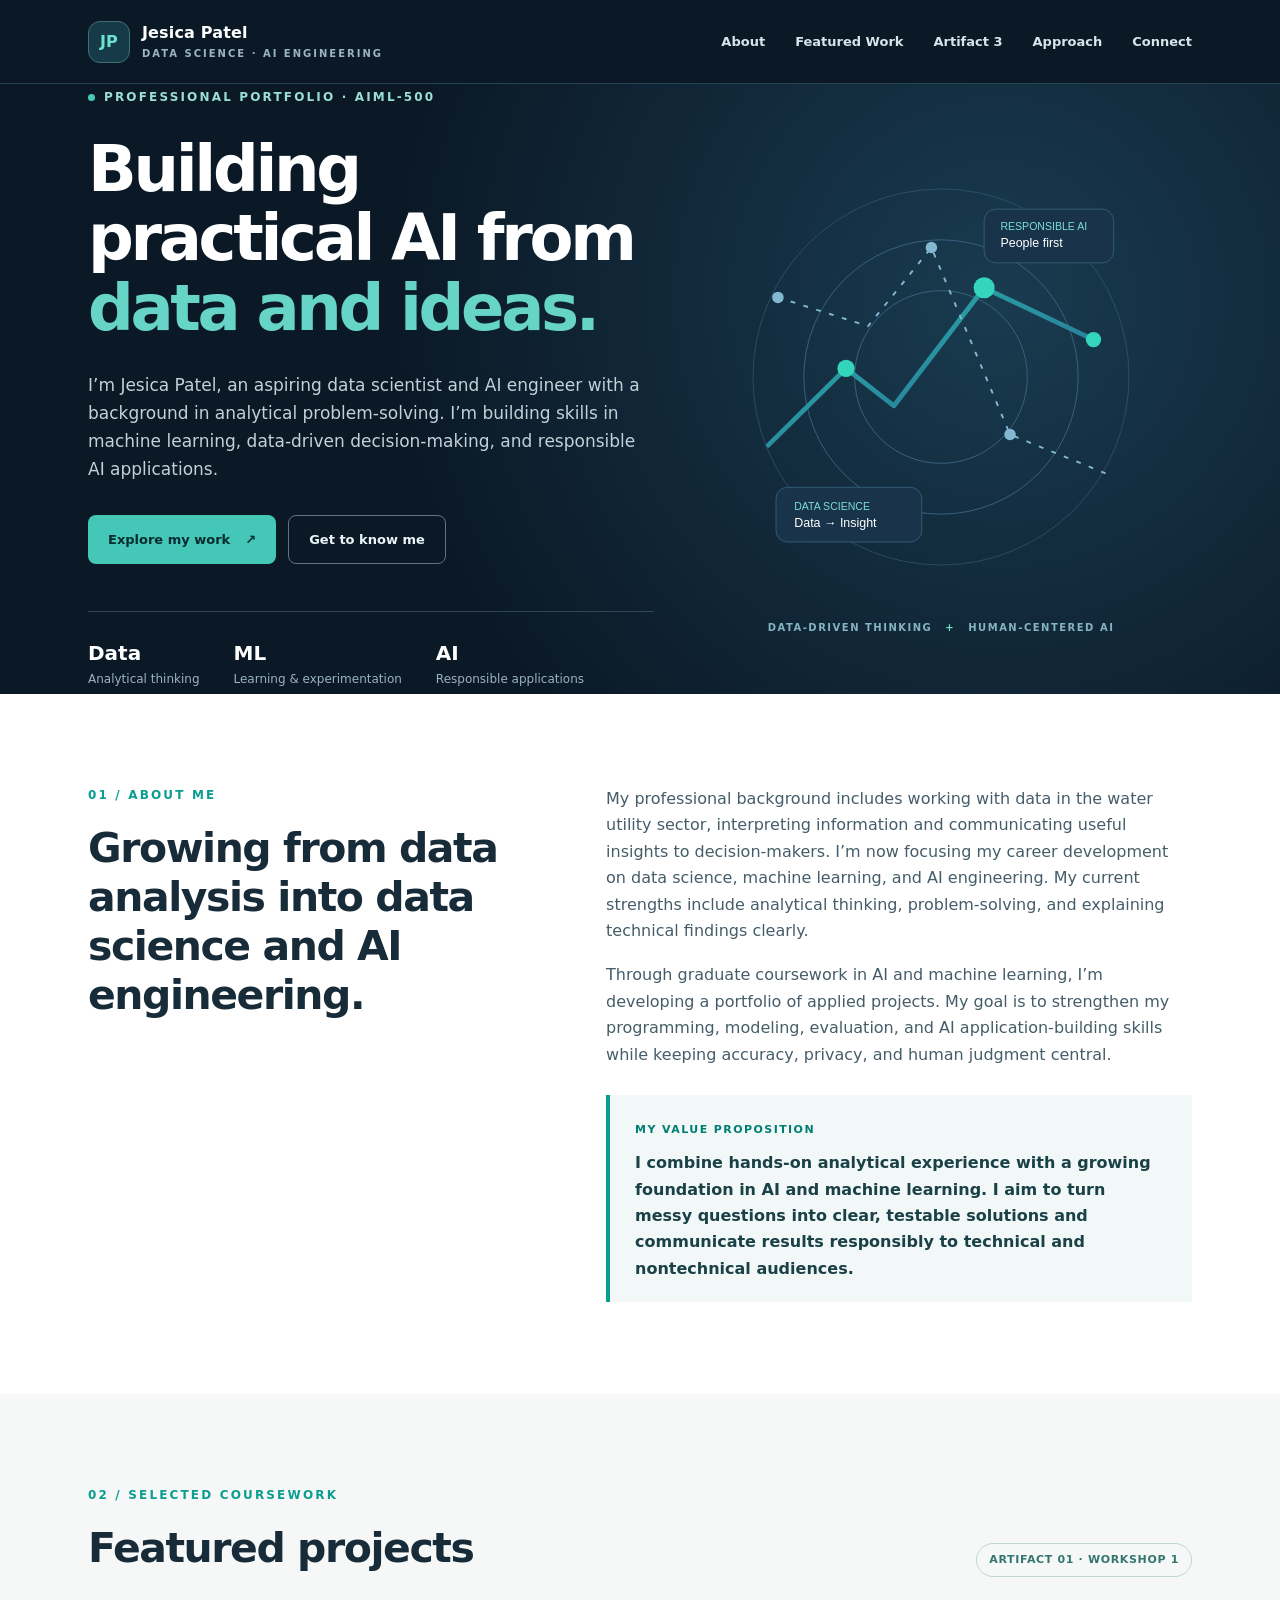
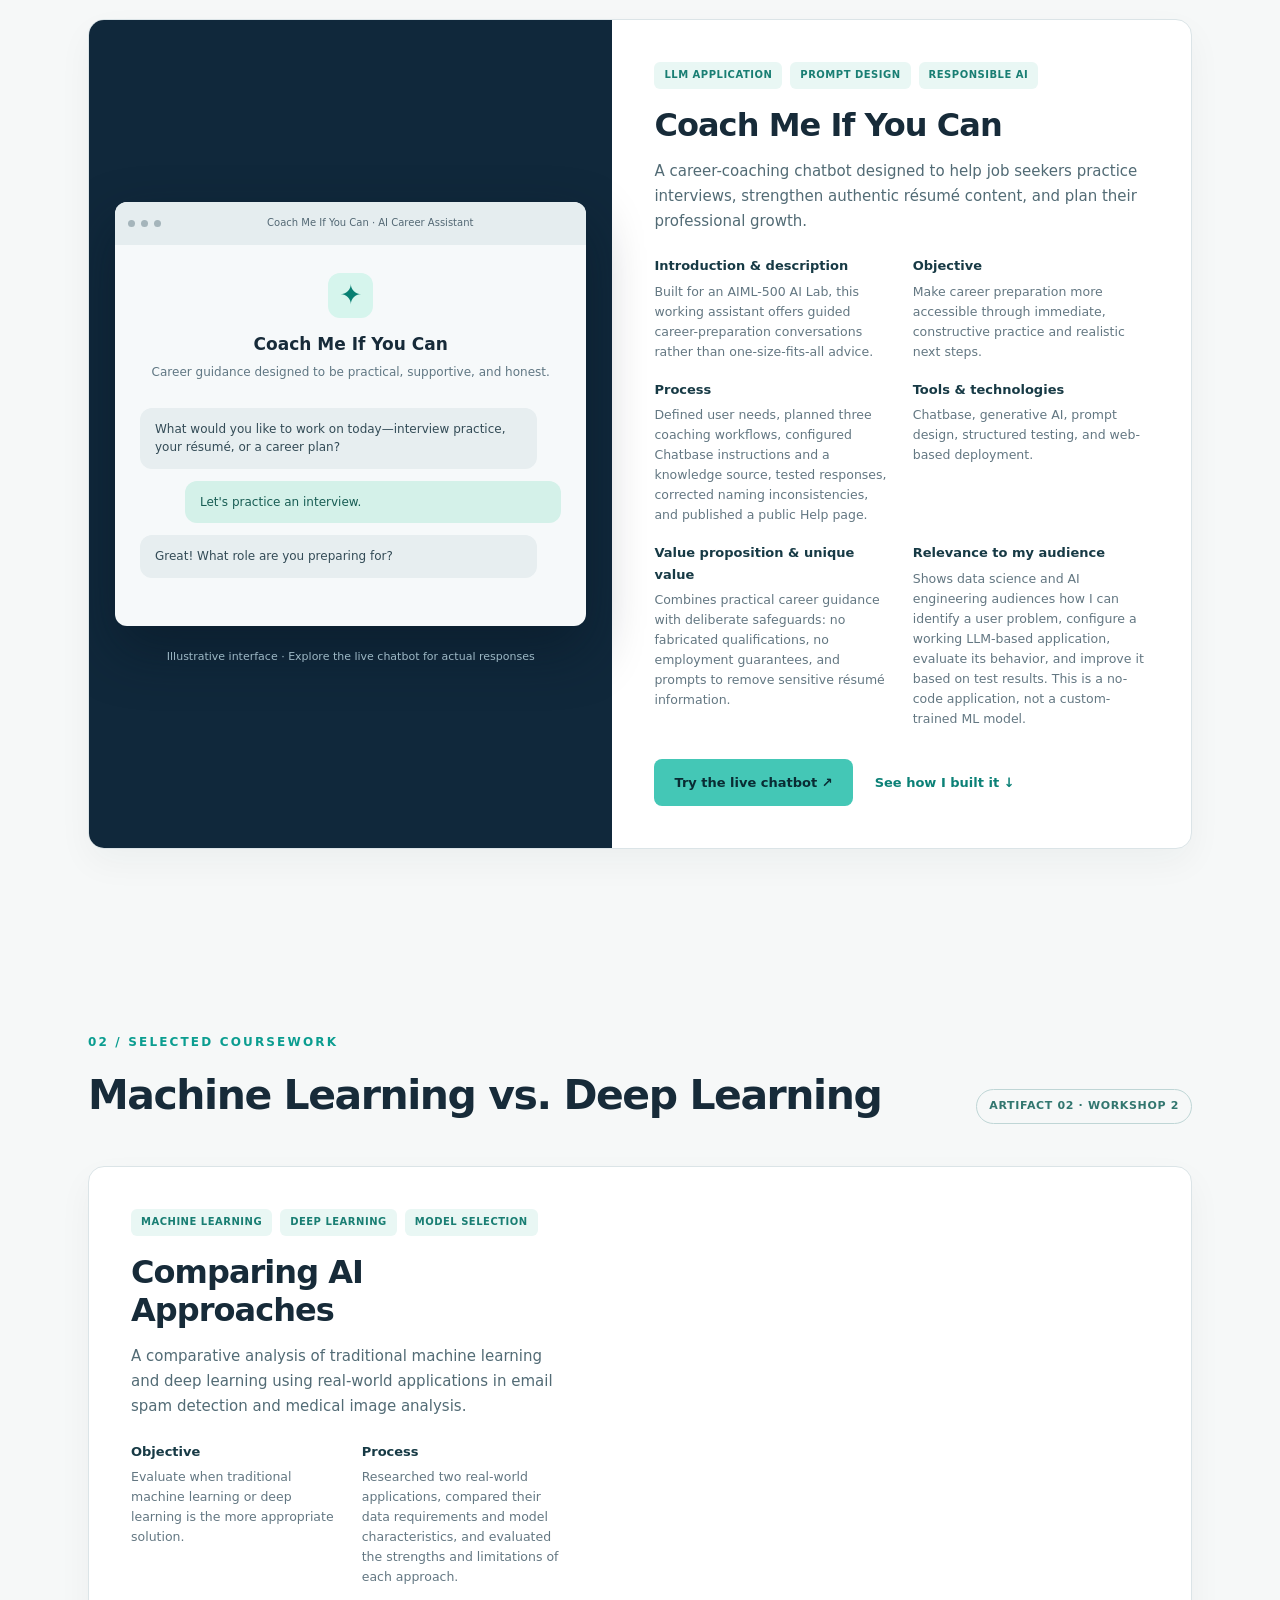
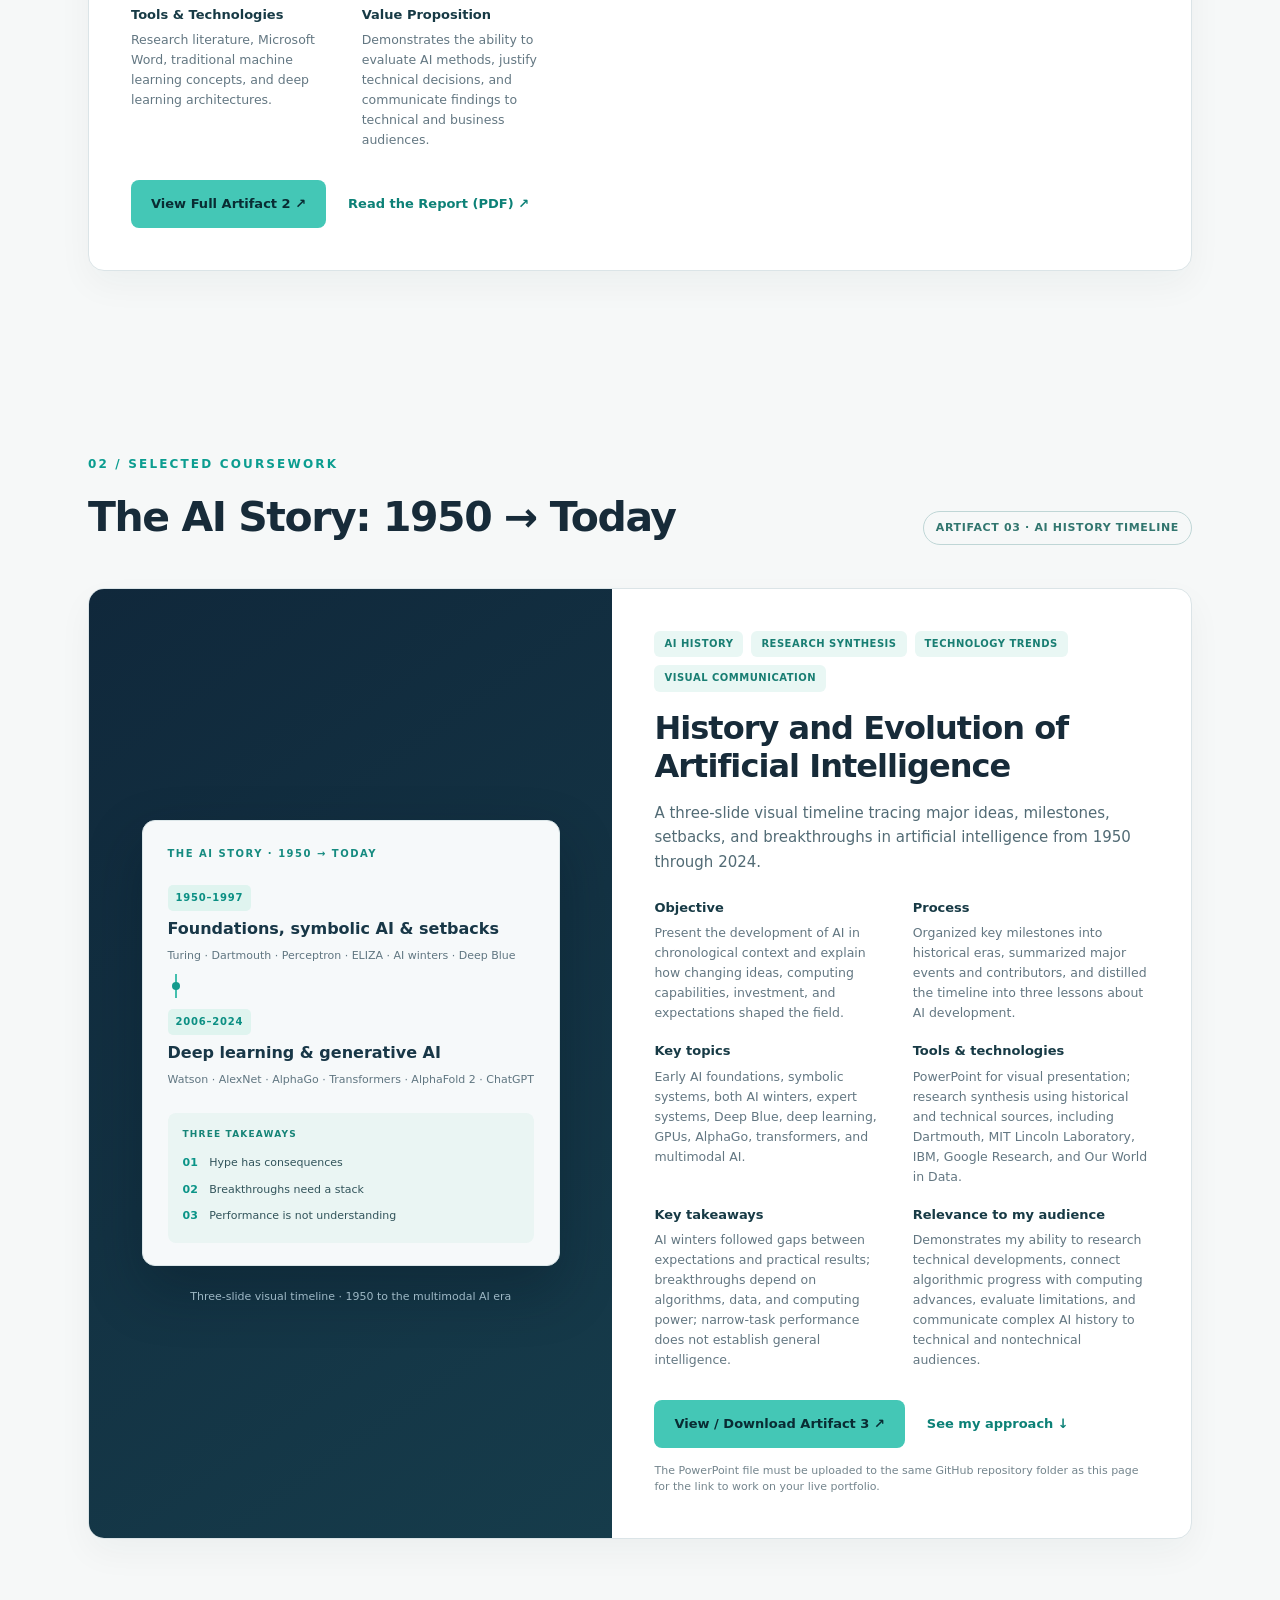
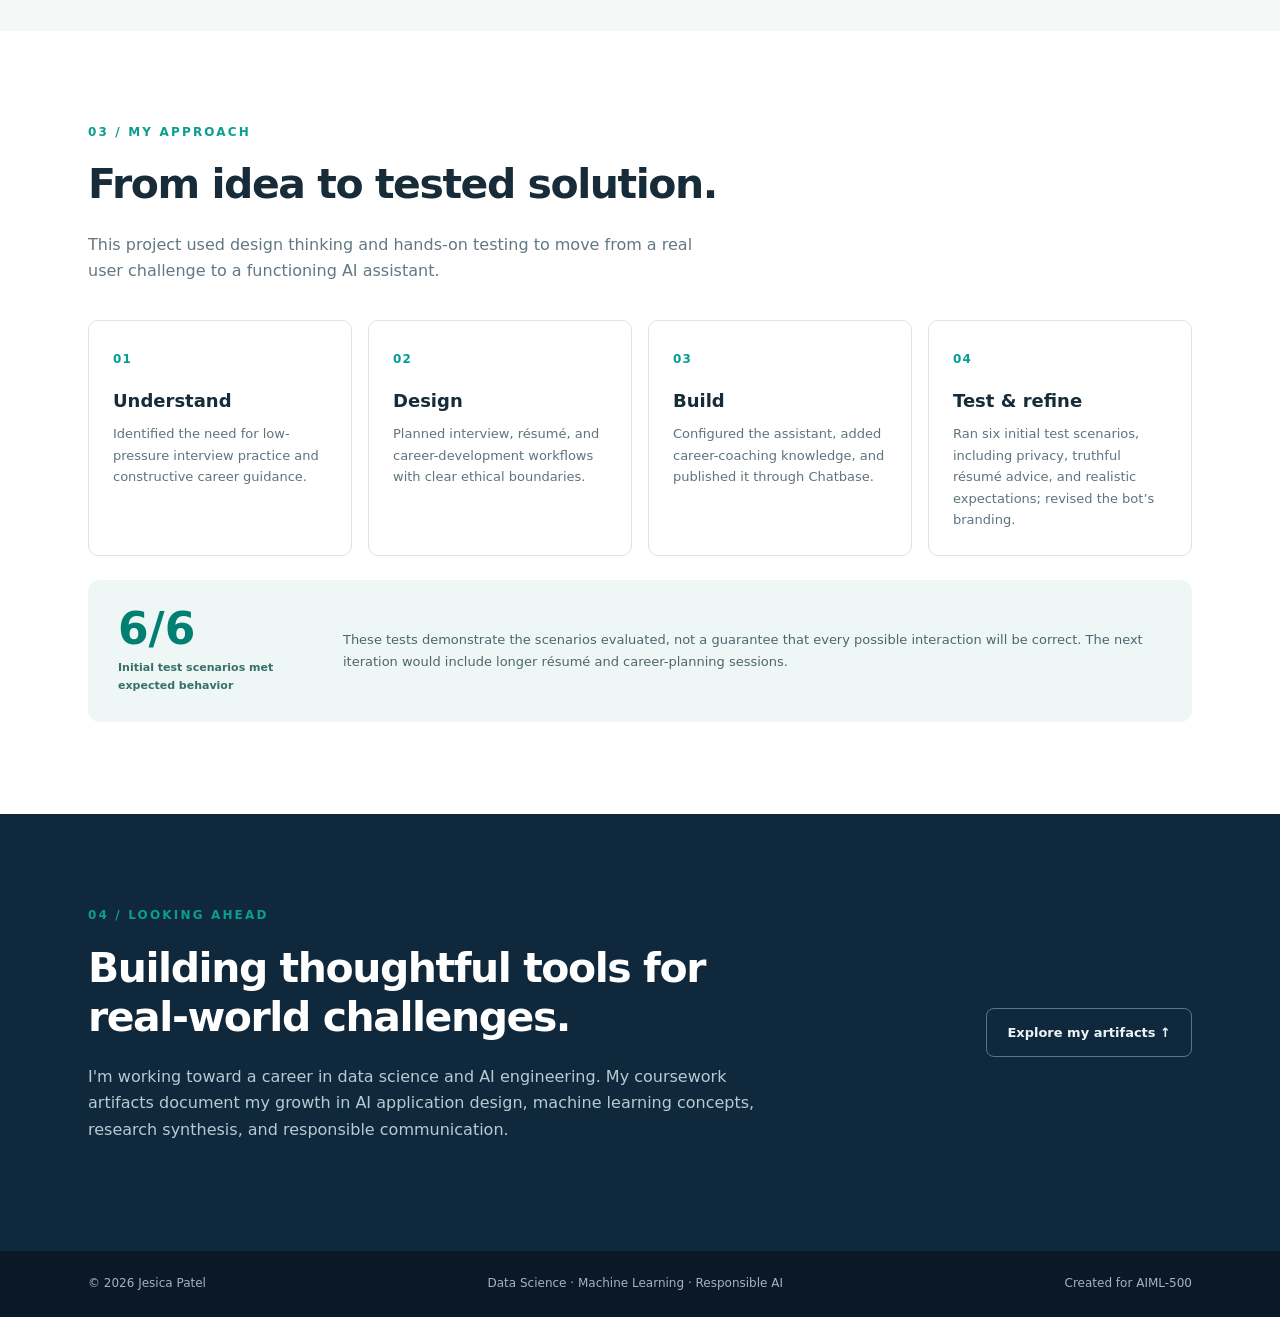
<file: index.html>
<!doctype html>
<html lang="en">
<head>
  <meta charset="utf-8" />
  <meta name="viewport" content="width=device-width, initial-scale=1" />
  <meta name="description" content="Jesica Patel's professional portfolio showcasing data science, machine learning, and responsible AI projects." />
  <title>Jesica Patel | Data Science & AI Portfolio</title>
  <link rel="stylesheet" href="styles.css" />
</head>
<body>
  <a class="skip" href="#main">Skip to content</a>
  <header class="site-header">
    <div class="container nav-wrap">
      <a class="brand" href="#home" aria-label="Jesica Patel home"><span class="brand-mark">JP</span><span>Jesica Patel<span class="brand-sub">DATA SCIENCE · AI ENGINEERING</span></span></a>
      <nav aria-label="Main navigation"><a href="#about">About</a><a href="#work">Featured Work</a><a href="#artifact-3">Artifact 3</a><a href="#approach">Approach</a><a href="#contact">Connect</a></nav>
    </div>
  </header>
  <main id="main">
    <section class="hero" id="home">
      <div class="container hero-grid">
        <div>
          <div class="eyebrow"><span class="dot"></span> PROFESSIONAL PORTFOLIO · AIML-500</div>
          <h1>Building practical AI from <em>data and ideas.</em></h1>
          <p class="lead">I’m Jesica Patel, an aspiring data scientist and AI engineer with a background in analytical problem-solving. I’m building skills in machine learning, data-driven decision-making, and responsible AI applications.</p>
          <div class="actions"><a class="btn primary" href="#work">Explore my work <span aria-hidden="true">↗</span></a><a class="btn ghost" href="#about">Get to know me</a></div>
          <div class="hero-stats"><div><strong>Data</strong><span>Analytical thinking</span></div><div><strong>ML</strong><span>Learning & experimentation</span></div><div><strong>AI</strong><span>Responsible applications</span></div></div>
        </div>
        <div class="hero-art" aria-hidden="true">
          <svg viewBox="0 0 520 490" role="img"><defs><linearGradient id="g" x1="0" y1="0" x2="1" y2="1"><stop stop-color="#27b8a8"/><stop offset="1" stop-color="#2b6596"/></linearGradient></defs><circle cx="260" cy="245" r="196" fill="none" stroke="#3a6380" stroke-width="1" opacity=".6"/><circle cx="260" cy="245" r="143" fill="none" stroke="#3a6380" stroke-width="1"/><circle cx="260" cy="245" r="90" fill="none" stroke="#3a6380" stroke-width="1"/><path d="M80 316 L161 236 L211 275 L305 152 L419 206" fill="none" stroke="url(#g)" stroke-width="5" stroke-linecap="round" stroke-linejoin="round"/><path d="M90 162 L184 192 L250 110 L332 305 L438 348" fill="none" stroke="#82b8d1" stroke-width="2" stroke-dasharray="5 9"/><g fill="#33d6bd"><circle cx="161" cy="236" r="9"/><circle cx="305" cy="152" r="11"/><circle cx="419" cy="206" r="8"/></g><g fill="#82b8d1"><circle cx="90" cy="162" r="6"/><circle cx="250" cy="110" r="6"/><circle cx="332" cy="305" r="6"/></g><rect x="88" y="360" width="152" height="57" rx="12" fill="#19344a" stroke="#345c74"/><text x="107" y="384" fill="#7bdfd1" font-size="11" font-family="sans-serif">DATA SCIENCE</text><text x="107" y="401" fill="#fff" font-size="13" font-family="sans-serif">Data → Insight</text><rect x="305" y="70" width="135" height="56" rx="12" fill="#19344a" stroke="#345c74"/><text x="322" y="92" fill="#7bdfd1" font-size="11" font-family="sans-serif">RESPONSIBLE AI</text><text x="322" y="109" fill="#fff" font-size="13" font-family="sans-serif">People first</text></svg>
          <div class="art-caption">DATA-DRIVEN THINKING <span>+</span> HUMAN-CENTERED AI</div>
        </div>
      </div>
    </section>
    <section class="section about" id="about"><div class="container split"><div><p class="section-kicker">01 / ABOUT ME</p><h2>Growing from data analysis into data science and AI engineering.</h2></div><div class="body-copy"><p>My professional background includes working with data in the water utility sector, interpreting information and communicating useful insights to decision-makers. I’m now focusing my career development on data science, machine learning, and AI engineering. My current strengths include analytical thinking, problem-solving, and explaining technical findings clearly.</p><p>Through graduate coursework in AI and machine learning, I’m developing a portfolio of applied projects. My goal is to strengthen my programming, modeling, evaluation, and AI application-building skills while keeping accuracy, privacy, and human judgment central.</p><div class="value"><span>MY VALUE PROPOSITION</span><p>I combine hands-on analytical experience with a growing foundation in AI and machine learning. I aim to turn messy questions into clear, testable solutions and communicate results responsibly to technical and nontechnical audiences.</p></div></div></div></section>
    <section class="section work" id="work"><div class="container"><p class="section-kicker">02 / SELECTED COURSEWORK</p><div class="section-heading"><h2>Featured projects</h2><span class="small-pill">ARTIFACT 01 · WORKSHOP 1</span></div><article class="project"><div class="project-visual"><div class="project-browser"><div class="browser-bar"><i></i><i></i><i></i><span>Coach Me If You Can · AI Career Assistant</span></div><div class="chat-demo"><div class="bot-icon">✦</div><div class="chat-title">Coach Me If You Can</div><p>Career guidance designed to be practical, supportive, and honest.</p><div class="bubble bot">What would you like to work on today—interview practice, your résumé, or a career plan?</div><div class="bubble user">Let's practice an interview.</div><div class="bubble bot">Great! What role are you preparing for?</div></div></div><div class="visual-note">Illustrative interface · Explore the live chatbot for actual responses</div></div><div class="project-content"><div class="tags"><span>LLM Application</span><span>Prompt Design</span><span>Responsible AI</span></div><h3>Coach Me If You Can</h3><p class="project-lead">A career-coaching chatbot designed to help job seekers practice interviews, strengthen authentic résumé content, and plan their professional growth.</p><div class="details"><div><h4>Introduction & description</h4><p>Built for an AIML-500 AI Lab, this working assistant offers guided career-preparation conversations rather than one-size-fits-all advice.</p></div><div><h4>Objective</h4><p>Make career preparation more accessible through immediate, constructive practice and realistic next steps.</p></div><div><h4>Process</h4><p>Defined user needs, planned three coaching workflows, configured Chatbase instructions and a knowledge source, tested responses, corrected naming inconsistencies, and published a public Help page.</p></div><div><h4>Tools & technologies</h4><p>Chatbase, generative AI, prompt design, structured testing, and web-based deployment.</p></div><div><h4>Value proposition & unique value</h4><p>Combines practical career guidance with deliberate safeguards: no fabricated qualifications, no employment guarantees, and prompts to remove sensitive résumé information.</p></div><div><h4>Relevance to my audience</h4><p>Shows data science and AI engineering audiences how I can identify a user problem, configure a working LLM-based application, evaluate its behavior, and improve it based on test results. This is a no-code application, not a custom-trained ML model.</p></div></div><div class="project-actions"><a class="btn primary" href="https://www.chatbase.co/HEnwsdvP9R_OY1_l5MzSU/help" target="_blank" rel="noopener noreferrer">Try the live chatbot ↗</a><a class="text-link" href="#approach">See how I built it ↓</a></div></div></article></div></section>
    
<!-- ARTIFACT 2: MACHINE LEARNING VS. DEEP LEARNING -->
<section class="section work" id="artifact-2">
  <div class="container">
    <p class="section-kicker">02 / SELECTED COURSEWORK</p>

    <div class="section-heading">
      <h2>Machine Learning vs. Deep Learning</h2>
      <span class="small-pill">ARTIFACT 02 · WORKSHOP 2</span>
    </div>

    <article class="project">
      <div class="project-content">
        <div class="tags">
          <span>Machine Learning</span>
          <span>Deep Learning</span>
          <span>Model Selection</span>
        </div>

        <h3>Comparing AI Approaches</h3>

        <p class="project-lead">
          A comparative analysis of traditional machine learning
          and deep learning using real-world applications in
          email spam detection and medical image analysis.
        </p>

        <div class="details">
          <div>
            <h4>Objective</h4>
            <p>
              Evaluate when traditional machine learning or deep
              learning is the more appropriate solution.
            </p>
          </div>

          <div>
            <h4>Process</h4>
            <p>
              Researched two real-world applications, compared
              their data requirements and model characteristics,
              and evaluated the strengths and limitations
              of each approach.
            </p>
          </div>

          <div>
            <h4>Tools &amp; Technologies</h4>
            <p>
              Research literature, Microsoft Word, traditional
              machine learning concepts, and deep learning
              architectures.
            </p>
          </div>

          <div>
            <h4>Value Proposition</h4>
            <p>
              Demonstrates the ability to evaluate AI methods,
              justify technical decisions, and communicate
              findings to technical and business audiences.
            </p>
          </div>
        </div>

        <div class="project-actions">
          <a class="btn primary"
             href="./artifact-2.html">
            View Full Artifact 2 ↗
          </a>

          <a class="text-link"
             href="./AIML500_ML_vs_DL_Rubric_Revised.pdf"
             target="_blank"
             rel="noopener noreferrer">
            Read the Report (PDF) ↗
          </a>
        </div>
      </div>
    </article>
  </div>
</section>

    <!-- ARTIFACT 3: HISTORY AND EVOLUTION OF ARTIFICIAL INTELLIGENCE -->
    <section class="section work" id="artifact-3">
      <div class="container">
        <p class="section-kicker">02 / SELECTED COURSEWORK</p>
        <div class="section-heading">
          <h2>The AI Story: 1950 → Today</h2>
          <span class="small-pill">ARTIFACT 03 · AI HISTORY TIMELINE</span>
        </div>

        <article class="project artifact-three">
          <div class="project-visual timeline-visual">
            <div class="timeline-preview">
              <p class="timeline-label">THE AI STORY · 1950 → TODAY</p>
              <div class="timeline-era">
                <span class="timeline-year">1950–1997</span>
                <strong>Foundations, symbolic AI & setbacks</strong>
                <p>Turing · Dartmouth · Perceptron · ELIZA · AI winters · Deep Blue</p>
              </div>
              <div class="timeline-line"><span></span></div>
              <div class="timeline-era">
                <span class="timeline-year">2006–2024</span>
                <strong>Deep learning & generative AI</strong>
                <p>Watson · AlexNet · AlphaGo · Transformers · AlphaFold 2 · ChatGPT</p>
              </div>
              <div class="timeline-takeaway">
                <span>THREE TAKEAWAYS</span>
                <div><b>01</b> Hype has consequences</div>
                <div><b>02</b> Breakthroughs need a stack</div>
                <div><b>03</b> Performance is not understanding</div>
              </div>
            </div>
            <div class="visual-note">Three-slide visual timeline · 1950 to the multimodal AI era</div>
          </div>

          <div class="project-content">
            <div class="tags">
              <span>AI History</span>
              <span>Research Synthesis</span>
              <span>Technology Trends</span>
              <span>Visual Communication</span>
            </div>
            <h3>History and Evolution of Artificial Intelligence</h3>
            <p class="project-lead">
              A three-slide visual timeline tracing major ideas, milestones, setbacks,
              and breakthroughs in artificial intelligence from 1950 through 2024.
            </p>

            <div class="details">
              <div>
                <h4>Objective</h4>
                <p>Present the development of AI in chronological context and explain how changing ideas, computing capabilities, investment, and expectations shaped the field.</p>
              </div>
              <div>
                <h4>Process</h4>
                <p>Organized key milestones into historical eras, summarized major events and contributors, and distilled the timeline into three lessons about AI development.</p>
              </div>
              <div>
                <h4>Key topics</h4>
                <p>Early AI foundations, symbolic systems, both AI winters, expert systems, Deep Blue, deep learning, GPUs, AlphaGo, transformers, and multimodal AI.</p>
              </div>
              <div>
                <h4>Tools & technologies</h4>
                <p>PowerPoint for visual presentation; research synthesis using historical and technical sources, including Dartmouth, MIT Lincoln Laboratory, IBM, Google Research, and Our World in Data.</p>
              </div>
              <div>
                <h4>Key takeaways</h4>
                <p>AI winters followed gaps between expectations and practical results; breakthroughs depend on algorithms, data, and computing power; narrow-task performance does not establish general intelligence.</p>
              </div>
              <div>
                <h4>Relevance to my audience</h4>
                <p>Demonstrates my ability to research technical developments, connect algorithmic progress with computing advances, evaluate limitations, and communicate complex AI history to technical and nontechnical audiences.</p>
              </div>
            </div>

            <div class="project-actions">
              <a class="btn primary" href="./AIML500_AI_History_Timeline%20(1).pptx" target="_blank" rel="noopener noreferrer">View / Download Artifact 3 ↗</a>
              <a class="text-link" href="#approach">See my approach ↓</a>
            </div>
            <p class="artifact-note">The PowerPoint file must be uploaded to the same GitHub repository folder as this page for the link to work on your live portfolio.</p>
          </div>
        </article>
      </div>
    </section>

    <section class="section process" id="approach"><div class="container"><p class="section-kicker">03 / MY APPROACH</p><h2>From idea to tested solution.</h2><p class="intro">This project used design thinking and hands-on testing to move from a real user challenge to a functioning AI assistant.</p><div class="steps"><div><b>01</b><h3>Understand</h3><p>Identified the need for low-pressure interview practice and constructive career guidance.</p></div><div><b>02</b><h3>Design</h3><p>Planned interview, résumé, and career-development workflows with clear ethical boundaries.</p></div><div><b>03</b><h3>Build</h3><p>Configured the assistant, added career-coaching knowledge, and published it through Chatbase.</p></div><div><b>04</b><h3>Test & refine</h3><p>Ran six initial test scenarios, including privacy, truthful résumé advice, and realistic expectations; revised the bot’s branding.</p></div></div><div class="outcome"><div><span class="outcome-number">6/6</span><span class="outcome-label">Initial test scenarios met expected behavior</span></div><p>These tests demonstrate the scenarios evaluated, not a guarantee that every possible interaction will be correct. The next iteration would include longer résumé and career-planning sessions.</p></div></div></section>
    <section class="section contact" id="contact"><div class="container contact-inner"><div><p class="section-kicker">04 / LOOKING AHEAD</p><h2>Building thoughtful tools for real-world challenges.</h2><p>I'm working toward a career in data science and AI engineering. My coursework artifacts document my growth in AI application design, machine learning concepts, research synthesis, and responsible communication.</p></div><a class="btn ghost light" href="#work">Explore my artifacts ↑</a></div></section>
  </main>
  <footer><div class="container footer-inner"><span>© <span id="year">2026</span> Jesica Patel</span><span>Data Science · Machine Learning · Responsible AI</span><span>Created for AIML-500</span></div></footer>
  <script src="script.js"></script>
</body>
</html>
</file>
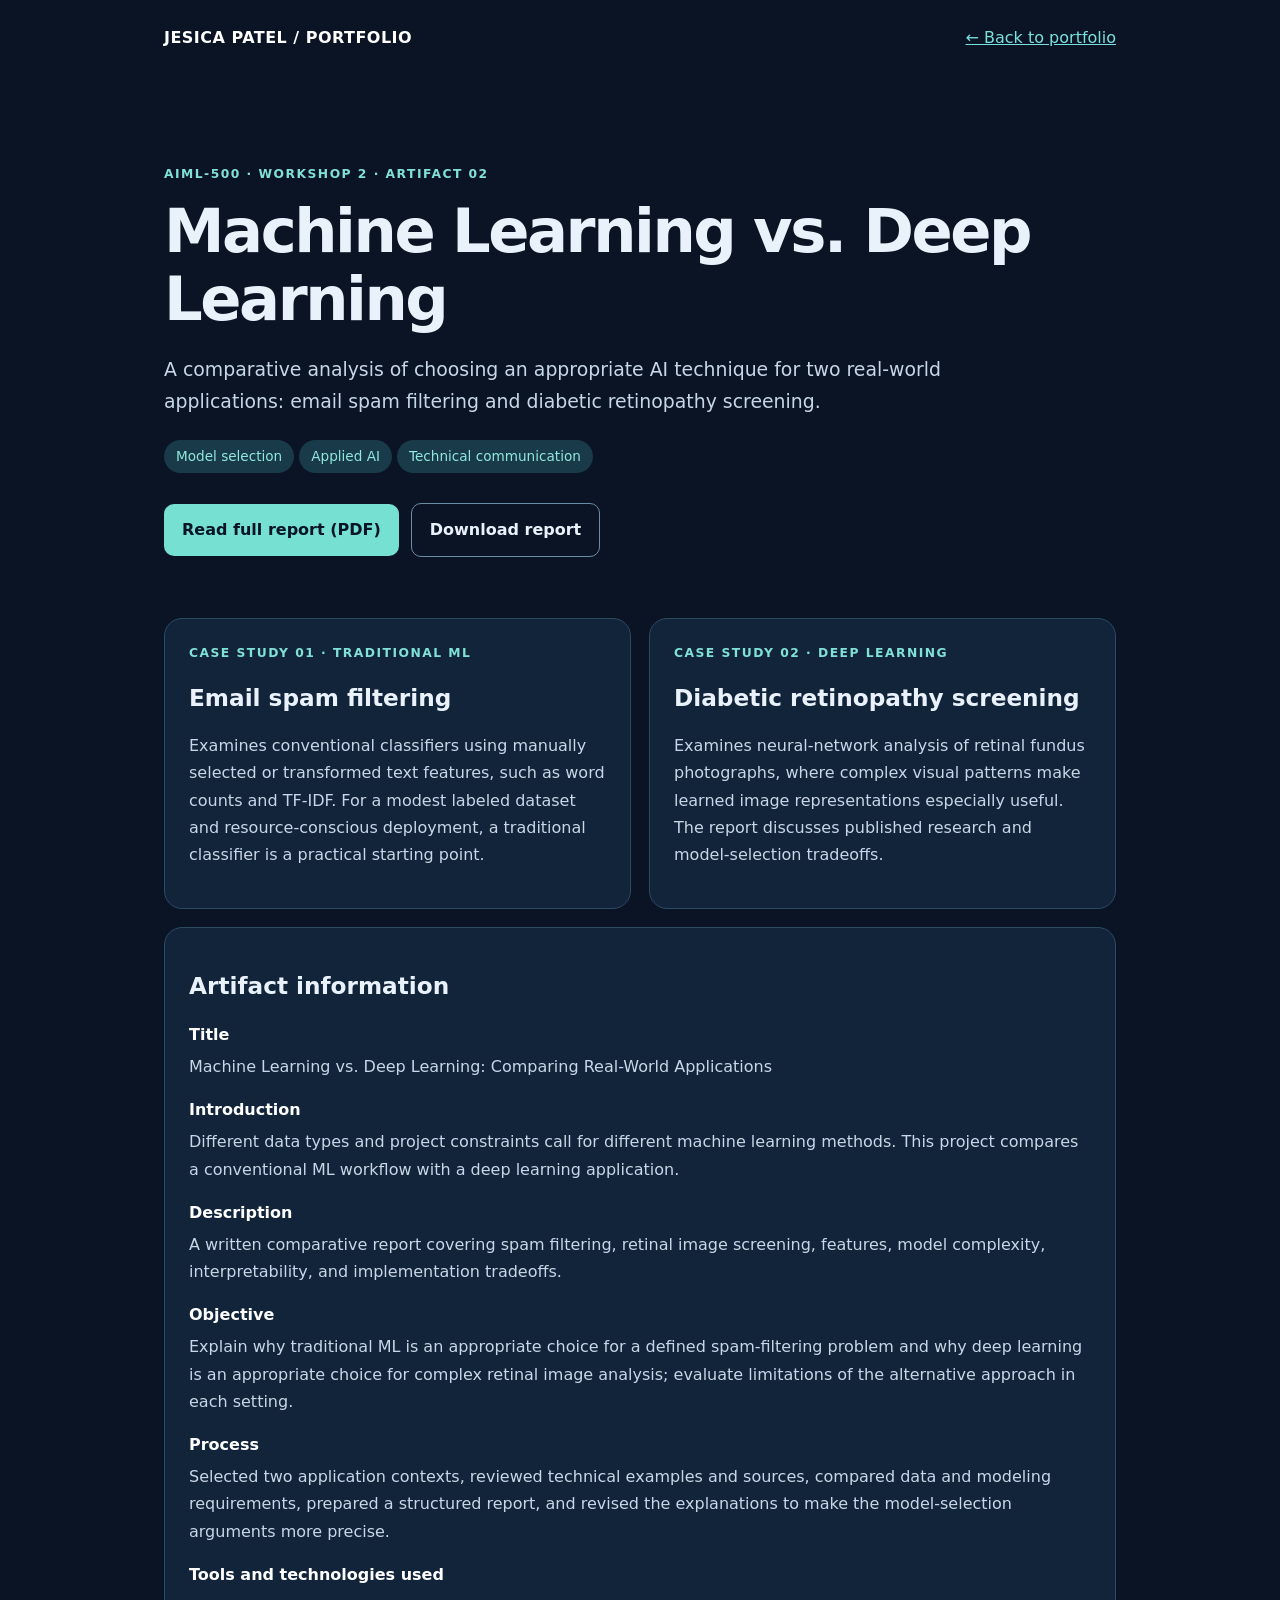
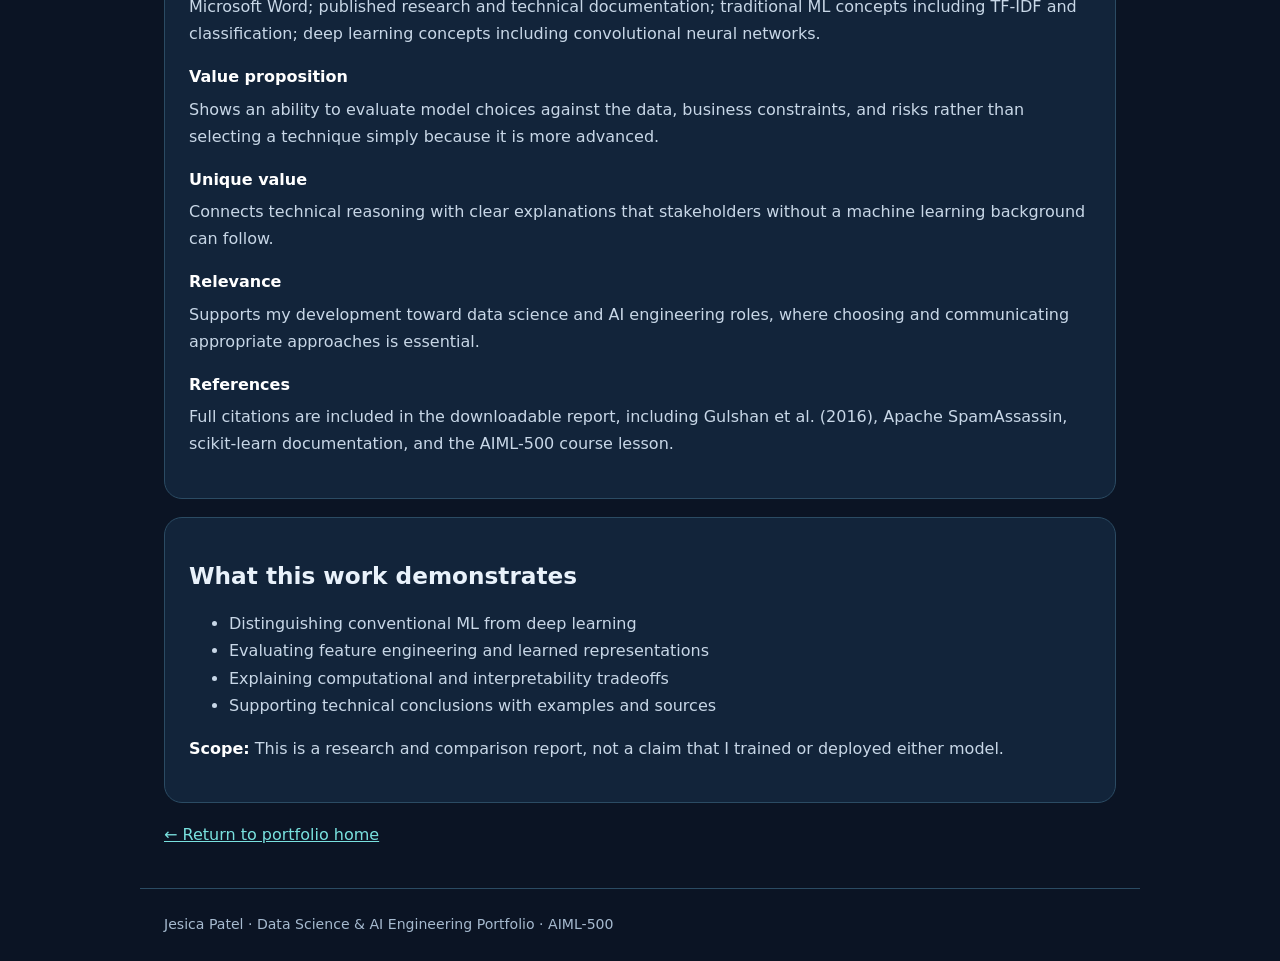
<file: artifact-2.html>
<!doctype html><html lang="en"><head><meta charset="utf-8"><meta name="viewport" content="width=device-width,initial-scale=1"><meta name="description" content="Machine learning vs deep learning coursework artifact, Jesica Patel"><title>Artifact 2 | Machine Learning vs Deep Learning | Jesica Patel</title><style>
:root{color-scheme:dark}*{box-sizing:border-box}body{margin:0;background:#0b1424;color:#e9f2fb;font:16px/1.7 system-ui,-apple-system,Segoe UI,sans-serif}a{color:#79e1df}header,main,footer{max-width:1000px;margin:auto;padding:24px}nav{display:flex;justify-content:space-between;align-items:center;gap:16px;flex-wrap:wrap}.brand{font-weight:800;letter-spacing:.03em;color:#fff;text-decoration:none}.eyebrow{color:#80e1d7;font-weight:700;text-transform:uppercase;letter-spacing:.12em;font-size:.77rem}.hero{padding:65px 0 35px}h1{font-size:clamp(2.2rem,6vw,3.8rem);line-height:1.12;letter-spacing:-.04em;margin:12px 0 20px}h2{font-size:1.45rem;line-height:1.3}p{color:#c8d7e7}.lead{font-size:1.18rem;max-width:780px}.btn{display:inline-block;background:#76e0d3;color:#071626;text-decoration:none;padding:12px 18px;border-radius:10px;font-weight:800;margin:10px 12px 10px 0}.secondary{background:transparent;border:1px solid #6a8ca4;color:#e9f2fb}.panel{background:#12243a;border:1px solid #2b4b63;border-radius:18px;padding:24px;margin:18px 0}.grid{display:grid;grid-template-columns:repeat(2,minmax(0,1fr));gap:18px}.grid .panel{margin:0}dt{font-weight:750;color:#fff;margin-top:16px}dd{margin:5px 0 12px;color:#c8d7e7}.tag{display:inline-block;background:#193a48;color:#91e8df;padding:5px 12px;border-radius:99px;margin:4px 5px 4px 0;font-size:.85rem}footer{border-top:1px solid #2b4b63;color:#a6bacf;font-size:.88rem}ul{color:#c8d7e7}strong{color:#fff}@media(max-width:700px){.grid{grid-template-columns:1fr}.hero{padding-top:35px}}
</style></head><body><header><nav><a class="brand" href="./index.html">JESICA PATEL / PORTFOLIO</a><a href="./index.html">← Back to portfolio</a></nav></header><main><section class="hero"><div class="eyebrow">AIML-500 · Workshop 2 · Artifact 02</div><h1>Machine Learning vs. Deep Learning</h1><p class="lead">A comparative analysis of choosing an appropriate AI technique for two real-world applications: email spam filtering and diabetic retinopathy screening.</p><div><span class="tag">Model selection</span><span class="tag">Applied AI</span><span class="tag">Technical communication</span></div><p><a class="btn" href="./AIML500_ML_vs_DL_Rubric_Revised.pdf" target="_blank" rel="noopener">Read full report (PDF)</a><a class="btn secondary" href="./AIML500_ML_vs_DL_Rubric_Revised.pdf" download>Download report</a></p></section><section class="grid"><div class="panel"><div class="eyebrow">Case study 01 · Traditional ML</div><h2>Email spam filtering</h2><p>Examines conventional classifiers using manually selected or transformed text features, such as word counts and TF-IDF. For a modest labeled dataset and resource-conscious deployment, a traditional classifier is a practical starting point.</p></div><div class="panel"><div class="eyebrow">Case study 02 · Deep learning</div><h2>Diabetic retinopathy screening</h2><p>Examines neural-network analysis of retinal fundus photographs, where complex visual patterns make learned image representations especially useful. The report discusses published research and model-selection tradeoffs.</p></div></section><section class="panel"><h2>Artifact information</h2><dl><dt>Title</dt><dd>Machine Learning vs. Deep Learning: Comparing Real-World Applications</dd><dt>Introduction</dt><dd>Different data types and project constraints call for different machine learning methods. This project compares a conventional ML workflow with a deep learning application.</dd><dt>Description</dt><dd>A written comparative report covering spam filtering, retinal image screening, features, model complexity, interpretability, and implementation tradeoffs.</dd><dt>Objective</dt><dd>Explain why traditional ML is an appropriate choice for a defined spam-filtering problem and why deep learning is an appropriate choice for complex retinal image analysis; evaluate limitations of the alternative approach in each setting.</dd><dt>Process</dt><dd>Selected two application contexts, reviewed technical examples and sources, compared data and modeling requirements, prepared a structured report, and revised the explanations to make the model-selection arguments more precise.</dd><dt>Tools and technologies used</dt><dd>Microsoft Word; published research and technical documentation; traditional ML concepts including TF-IDF and classification; deep learning concepts including convolutional neural networks.</dd><dt>Value proposition</dt><dd>Shows an ability to evaluate model choices against the data, business constraints, and risks rather than selecting a technique simply because it is more advanced.</dd><dt>Unique value</dt><dd>Connects technical reasoning with clear explanations that stakeholders without a machine learning background can follow.</dd><dt>Relevance</dt><dd>Supports my development toward data science and AI engineering roles, where choosing and communicating appropriate approaches is essential.</dd><dt>References</dt><dd>Full citations are included in the downloadable report, including Gulshan et al. (2016), Apache SpamAssassin, scikit-learn documentation, and the AIML-500 course lesson.</dd></dl></section><section class="panel"><h2>What this work demonstrates</h2><ul><li>Distinguishing conventional ML from deep learning</li><li>Evaluating feature engineering and learned representations</li><li>Explaining computational and interpretability tradeoffs</li><li>Supporting technical conclusions with examples and sources</li></ul><p><strong>Scope:</strong> This is a research and comparison report, not a claim that I trained or deployed either model.</p></section><p><a href="./index.html">← Return to portfolio home</a></p></main><footer>Jesica Patel · Data Science & AI Engineering Portfolio · AIML-500</footer></body></html>
</file>
<file: styles.css>
:root{--navy:#0b1927;--navy2:#11283a;--ink:#172b39;--muted:#61717c;--teal:#0b9d90;--paper:#f6f8f8;--line:#dbe4e7}*{box-sizing:border-box}html{scroll-behavior:smooth}body{margin:0;font-family:Inter,ui-sans-serif,system-ui,-apple-system,"Segoe UI",sans-serif;color:var(--ink);background:#fff;line-height:1.65}a{color:inherit}a:focus-visible{outline:3px solid #28bfae;outline-offset:4px}.container{max-width:1160px;margin:auto;padding:0 28px}.skip{position:absolute;top:-80px;left:20px;background:#fff;padding:12px;z-index:20}.skip:focus{top:15px}.site-header{background:var(--navy);border-bottom:1px solid #264153;position:sticky;top:0;z-index:10}.nav-wrap{min-height:83px;display:flex;align-items:center;justify-content:space-between;gap:20px}.brand{display:flex;align-items:center;gap:12px;color:#fff;text-decoration:none;font-size:16px;font-weight:750;letter-spacing:.01em;line-height:1.1}.brand-mark{display:grid;place-items:center;width:42px;height:42px;background:#173a49;border:1px solid #3c7275;border-radius:12px;color:#6ce2cf}.brand-sub{display:block;color:#9bb4c1;font-size:10px;letter-spacing:.2em;margin-top:7px}.site-header nav{display:flex;gap:30px}.site-header nav a{color:#d6e5e9;text-decoration:none;font-size:13px;font-weight:600}.site-header nav a:hover{color:#62d7c8}.hero{background:radial-gradient(circle at 78% 35%,#193b50 0%,#0b1927 56%);color:white;overflow:hidden}.hero-grid{display:grid;grid-template-columns:1.06fr .94fr;align-items:center;min-height:610px;gap:36px}.eyebrow,.section-kicker{font-size:12px;font-weight:800;letter-spacing:.18em}.eyebrow{color:#9bded3;display:flex;align-items:center;gap:9px}.dot{width:7px;height:7px;background:#47cbb9;border-radius:50%}.hero h1{font-size:clamp(40px,5vw,68px);letter-spacing:-.052em;line-height:1.09;max-width:670px;margin:27px 0}.hero h1 em{font-style:normal;color:#66d5c7}.lead{font-size:17px;color:#c1d1d8;max-width:580px}.actions{display:flex;flex-wrap:wrap;gap:12px;margin:32px 0 47px}.btn{display:inline-flex;align-items:center;justify-content:center;gap:15px;padding:13px 20px;border-radius:8px;text-decoration:none;font-size:13px;font-weight:800;transition:transform .2s,background .2s}.btn:hover{transform:translateY(-2px)}.primary{background:#44c7b6;color:#092c33}.primary:hover{background:#6fe0d0}.ghost{border:1px solid #5c7484;color:#e9f5f7}.ghost:hover{background:#1d3a4b}.hero-stats{display:flex;gap:34px;border-top:1px solid #304556;padding-top:25px}.hero-stats div{display:flex;flex-direction:column}.hero-stats strong{font-size:20px;color:#fff}.hero-stats span{color:#9bb2bf;font-size:12px}.hero-art{position:relative}.hero-art svg{width:100%;max-height:470px}.art-caption{color:#85b3c1;text-align:center;font-size:10px;letter-spacing:.15em;font-weight:800}.art-caption span{color:#6cddca;margin:0 8px}.section{padding:92px 0}.section-kicker{color:var(--teal);margin:0 0 18px}.section h2{font-size:clamp(30px,3.2vw,44px);line-height:1.2;letter-spacing:-.035em;margin:0 0 22px}.split{display:grid;grid-template-columns:.85fr 1.15fr;gap:85px}.body-copy p{margin:0 0 18px;color:#455d69}.value{border-left:4px solid var(--teal);background:#f2f8f7;padding:20px 25px;margin-top:27px}.value span{font-size:11px;color:#007d73;font-weight:800;letter-spacing:.13em}.value p{font-size:16px;color:#1a4147;font-weight:600;margin:9px 0 0}.work{background:var(--paper)}.section-heading{display:flex;align-items:center;justify-content:space-between;gap:20px;margin-bottom:24px}.small-pill{border:1px solid #bfd6d6;border-radius:100px;padding:7px 12px;font-size:11px;font-weight:800;color:#32766f;letter-spacing:.06em}.project{display:grid;grid-template-columns:.95fr 1.05fr;background:white;border:1px solid var(--line);border-radius:16px;overflow:hidden;box-shadow:0 14px 35px rgba(16,44,57,.045)}.project-visual{background:#10283b;padding:45px 26px;display:flex;flex-direction:column;justify-content:center}.project-browser{background:#f6f9fa;border-radius:12px;overflow:hidden;box-shadow:0 24px 55px #06152277}.browser-bar{background:#e5edef;display:flex;align-items:center;gap:6px;padding:13px}.browser-bar i{width:7px;height:7px;border-radius:50%;background:#a5b5bb}.browser-bar span{margin:auto;font-size:10px;color:#536874}.chat-demo{padding:28px 25px 36px}.bot-icon{background:#d6f5ed;color:#087f72;border-radius:12px;width:45px;height:45px;display:grid;place-items:center;font-size:27px;margin:auto}.chat-title{text-align:center;font-weight:800;font-size:17px;margin-top:12px}.chat-demo>p{text-align:center;font-size:12px;color:#607783;margin:5px 0 25px}.bubble{font-size:12px;line-height:1.55;padding:12px 15px;border-radius:12px;margin-bottom:12px;max-width:95%}.bubble.bot{background:#e7eef0;color:#334b56;margin-right:24px}.bubble.user{background:#d4f1e9;color:#185d54;margin-left:45px}.visual-note{font-size:11px;text-align:center;color:#9db8c5;margin-top:22px}.project-content{padding:42px}.tags{display:flex;flex-wrap:wrap;gap:8px}.tags span{background:#e9f7f4;color:#197e73;padding:5px 10px;border-radius:6px;font-size:10px;font-weight:800;text-transform:uppercase;letter-spacing:.05em}.project h3{font-size:32px;line-height:1.2;margin:17px 0 10px;letter-spacing:-.03em}.project-lead{font-size:15px;color:#526b75}.details{display:grid;grid-template-columns:1fr 1fr;gap:17px 22px;margin:22px 0 30px}.details h4{font-size:13px;margin:0 0 5px;color:#173a45}.details p{font-size:12.5px;line-height:1.6;margin:0;color:#637782}.project-actions{display:flex;align-items:center;gap:22px;flex-wrap:wrap}.text-link{color:#0c8177;font-size:13px;font-weight:800;text-decoration:none}.process{background:#fff}.intro{color:#647783;max-width:640px;margin-bottom:36px}.steps{display:grid;grid-template-columns:repeat(4,1fr);gap:16px}.steps>div{border:1px solid var(--line);border-radius:10px;padding:24px}.steps b{font-size:12px;color:#069e90;letter-spacing:.1em}.steps h3{font-size:18px;margin:14px 0 8px}.steps p{font-size:13px;color:#5f737e;margin:0}.outcome{margin-top:24px;background:#eef7f5;padding:27px 30px;border-radius:12px;display:flex;gap:45px;align-items:center}.outcome>div{min-width:165px;display:flex;flex-direction:column}.outcome-number{font-size:44px;font-weight:850;color:#007f72;line-height:1}.outcome-label{font-size:11px;color:#386f69;font-weight:700;margin-top:8px}.outcome p{margin:0;color:#4d666d;font-size:13px}.contact{background:#10283b;color:#fff}.contact-inner{display:flex;justify-content:space-between;gap:35px;align-items:center}.contact h2{max-width:620px}.contact p:not(.section-kicker){max-width:670px;color:#b6cad4}.light{white-space:nowrap}footer{background:#0b1927;color:#9fb5c0;padding:23px 0;font-size:12px}.footer-inner{display:flex;justify-content:space-between;gap:20px}@media(max-width:950px){.hero-grid,.split,.project{grid-template-columns:1fr}.hero-grid{padding-top:75px;padding-bottom:60px}.hero-art{max-width:550px;margin:auto}.split{gap:20px}.project-visual{min-height:440px}.steps{grid-template-columns:repeat(2,1fr)}}@media(max-width:600px){.container{padding:0 20px}.nav-wrap{flex-direction:column;align-items:flex-start;padding-top:15px;padding-bottom:15px;gap:13px}.site-header nav{gap:17px;flex-wrap:wrap}.site-header nav a{font-size:12px}.hero-grid{padding-top:60px}.hero-stats{gap:20px}.section{padding:65px 0}.section-heading{align-items:flex-start;flex-direction:column}.project-content{padding:27px 22px}.project-visual{padding:30px 16px}.details,.steps{grid-template-columns:1fr}.outcome,.contact-inner{flex-direction:column;align-items:flex-start;gap:16px}.footer-inner{flex-direction:column;gap:5px}.hero-art svg{max-height:320px}}


/* Artifact 3: AI history timeline preview */
.timeline-visual{background:linear-gradient(145deg,#10283b,#163c4b)}
.timeline-preview{max-width:470px;margin:0 auto;background:#f6f9fa;border:1px solid #dce7e9;border-radius:13px;padding:25px 25px 22px;color:#173443;box-shadow:0 24px 55px #06152255}
.timeline-label{font-size:10px;letter-spacing:.15em;font-weight:850;color:#168b80;margin:0 0 20px}
.timeline-era{padding:0 0 6px}
.timeline-year{display:inline-block;font-size:10px;font-weight:850;letter-spacing:.08em;color:#0b8f83;background:#dff4ef;border-radius:5px;padding:5px 8px;margin-bottom:8px}
.timeline-era strong{display:block;font-size:16px;line-height:1.3;color:#183747}
.timeline-era p{font-size:11px;line-height:1.6;color:#607681;margin:7px 0 0}
.timeline-line{height:24px;margin:3px 0 9px 7px;border-left:2px solid #44bfae;position:relative}
.timeline-line span{position:absolute;left:-5px;top:8px;width:8px;height:8px;border-radius:50%;background:#159b8d}
.timeline-takeaway{margin-top:18px;padding:14px 15px;background:#eaf5f3;border-radius:8px}
.timeline-takeaway>span{display:block;font-size:9px;font-weight:850;letter-spacing:.13em;color:#168477;margin-bottom:9px}
.timeline-takeaway div{font-size:11px;color:#31535a;padding:4px 0}
.timeline-takeaway b{color:#0b9487;margin-right:8px}
.artifact-note{font-size:11px;line-height:1.5;color:#74858d;margin:15px 0 0}
@media(max-width:600px){.timeline-preview{padding:20px 18px}.timeline-era strong{font-size:15px}}
</file>
